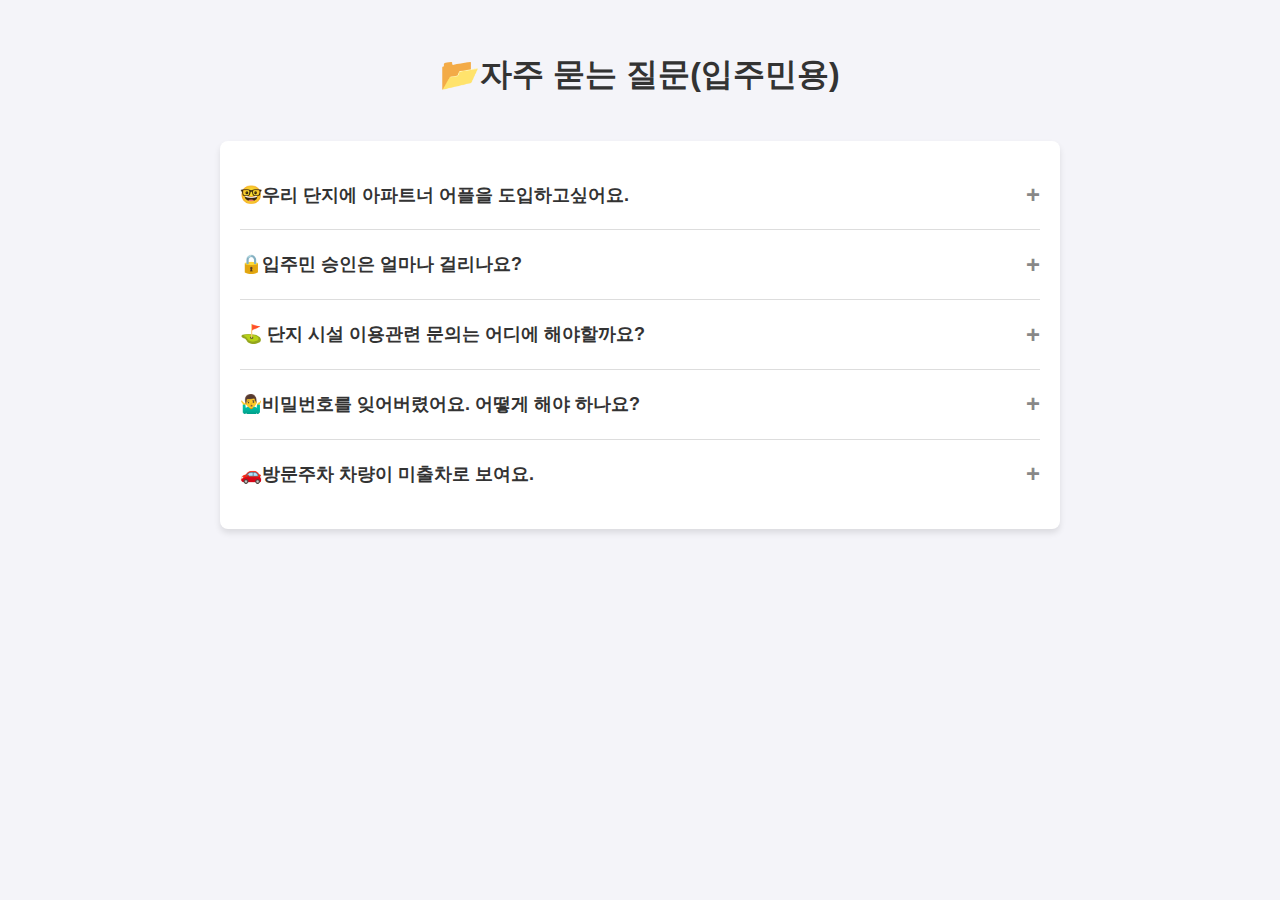
<file: index.html>
<!DOCTYPE html>
<html lang="ko">
<head>
    <meta charset="UTF-8">
    <meta name="viewport" content="width=device-width, initial-scale=1.0">
    <title>📂 자주 묻는 질문 </title>
    <link rel="stylesheet" href="style.css">
</head>
<body>
    <header>
        <h1>📂자주 묻는 질문(입주민용)</h1>
    </header>
    <main class="faq-container">
        <div class="faq-item">
            <h2 class="faq-question">🤓우리 단지에 아파트너 어플을 도입하고싶어요.</h2>
            <div class="faq-answer">
                <p> 아파트너 홈페이지 <a href="https://www.aptner.com/inquiry" target="_blank" rel="noopener noreferrer">[체험문의]</a>에서 정보를 남겨주세요. <br> 
<p>전문 상담사가 영업일기준 1~2일내외로 도입 상담해 드립니다. <br>
            </div>
        </div>
        <div class="faq-item">
            <h2 class="faq-question">🔒입주민 승인은 얼마나 걸리나요?</h2>
            <div class="faq-answer">
                <p>입주민 승인은 단지 관리사무소에서 처리 가능합니다. <br>
<p> 번거로우시겠지만, 현재 거주하고 계신 단지 관리사무소로 승인 문의 부탁드립니다.. </p>
            </div>
        </div>
        <div class="faq-item">
            <h2 class="faq-question">⛳ 단지 시설 이용관련 문의는 어디에 해야할까요? </h2>
            <div class="faq-answer">
                <p> 커뮤니티 시설 이용관련 문의는 단지 내 커뮤니티 시설로 문의 부탁드립니다.</p>
            </div>
        </div>
        <div class="faq-item">
            <h2 class="faq-question">🤷‍♂️비밀번호를 잊어버렸어요. 어떻게 해야 하나요?</h2>
            <div class="faq-answer">
                <p>아파트너 앱에서는 가입 시 입력한 이름, 휴대폰번호 인증을 통해 간단하게 비밀번호 재설정 가능합니다.<br>
                <p> 1. 아이디와 휴대폰번호를 입력한 후 인증번호를 전송합니다. <br>
<p>2. 수신한 인증번호 입력 (인증번호 유효시간은 5분이에요)<br>
<p>3. 비밀번호 입력 및 확인<br>

<p>✅비밀번호는 영문,숫자,특수문자가 모두 포함되어야 하며,<br> <p>입력 조건이 충족되면<br> <p>비밀번호 입력란 하단의 (영문) (숫자) (특수문자) (8-20자 이내) 항목이 파란색으로 변경됩니다.<br>
            </div>
        </div>
<div class="faq-item new-faq">
    <h2 class="faq-question">🚗방문주차 차량이 미출차로 보여요.</h2>
            <div class="faq-answer">
                <p>아파트너의 차량 입출차 내역은 주차관제업체에서 전송된 데이터를 기반으로 제공되고 있어요.<br>

<p>✅ 방문차량 이용 내역에 "미출차"라고 표시된 차량이 확인되시나요?<br>
<p>이는 비정상 미출차 차량으로 출차 시간에 대한 데이터가 존재하지 않아 계속 미출차로 남아 있는 차량을 뜻합니다.<br>

<p>✅ 차량이 출차했지만 미출차로 확인된다면 관리사무소에 내역 확인 및 미출차 데이터 수정을 요청해 주세요.<br>
<p>아파트너는 관리사무소의 입출차 데이터를 임의로 조작(수정/삭제)할 수 없습니다.<br>

<p>✅ 그런데 출차 시간이 존재하지 않는 까닭은 무엇인가요?<br>
<p>1) 순간적인 인터넷 연결 끊어짐으로 인한 데이터 미전송<br>
<p>2) 주차차단기 고장<br>
<p>3) 기후 및 오염으로 인한 차량데이터 미인식(폭우,폭설,낙엽,분진 등)<br>
<p>4) 그 외에 기타 여러가지 원인이 있을 수 있어요.<br>
            </div>
        </div>
       </main>
    <script src="script.js"></script>
</body>
</html>
</file>
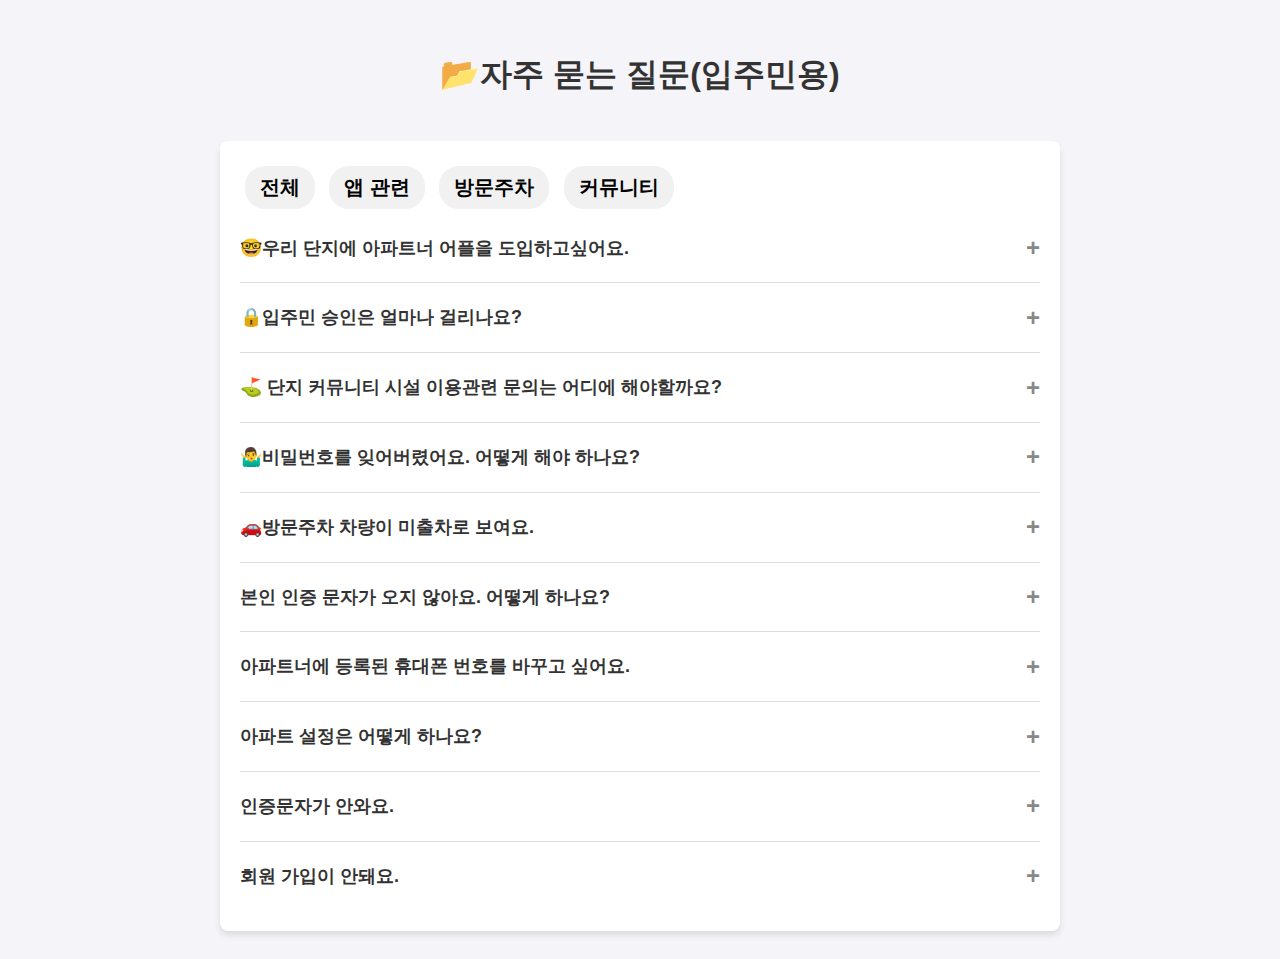
<file: jamie(cus)/index.html>
<!DOCTYPE html>
<html lang="ko">
<head>
    <meta charset="UTF-8">
    <meta name="viewport" content="width=device-width, initial-scale=1.0">
    <title>📂 자주 묻는 질문 </title>
    <link rel="stylesheet" href="style.css">
</head>
<body>
    <header>
        <h1>📂자주 묻는 질문(입주민용)</h1>
    </header>
    <main class="faq-container">
 <div class="faq-categories">
        <button data-category="all">전체</button>
        <button data-category="app">앱 관련</button>
        <button data-category="방문주차">방문주차</button>
        <button data-category="커뮤니티">커뮤니티</button>
    </div>

      <div class="faq-item"data-category="app">
            <h2 class="faq-question">🤓우리 단지에 아파트너 어플을 도입하고싶어요.</h2>
            <div class="faq-answer">
                <p> 아파트너 홈페이지 <a href="https://www.aptner.com/inquiry" target="_blank" rel="noopener noreferrer">[체험문의]</a>에서 정보를 남겨주세요. <br> 
<p>전문 상담사가 영업일기준 1~2일내외로 도입 상담해 드립니다. <br>
            </div>
        </div>
      <div class="faq-item"data-category="app">
            <h2 class="faq-question">🔒입주민 승인은 얼마나 걸리나요?</h2>
            <div class="faq-answer">
                <p>입주민 승인은 단지 관리사무소에서 처리 가능합니다. <br>
<p> 번거로우시겠지만, 현재 거주하고 계신 단지 관리사무소로 승인 문의 부탁드립니다.. </p>
            </div>
        </div>
          <div class="faq-item"data-category="커뮤니티"> 
          <h2 class="faq-question">⛳ 단지 커뮤니티 시설 이용관련 문의는 어디에 해야할까요? </h2>
            <div class="faq-answer">
                <p> 커뮤니티 시설 이용관련 문의는 단지 내 커뮤니티 시설로 문의 부탁드립니다.</p>
            </div>
        </div>
         <div class="faq-item"data-category="app">
            <h2 class="faq-question">🤷‍♂️비밀번호를 잊어버렸어요. 어떻게 해야 하나요?</h2>
            <div class="faq-answer">
                <p>아파트너 앱에서는 가입 시 입력한 이름, 휴대폰번호 인증을 통해 간단하게 비밀번호 재설정 가능합니다.<br>
                <p> 1. 아이디와 휴대폰번호를 입력한 후 인증번호를 전송합니다. <br>
<p>2. 수신한 인증번호 입력 (인증번호 유효시간은 5분이에요)<br>
<p>3. 비밀번호 입력 및 확인<br>

<p>✅비밀번호는 영문,숫자,특수문자가 모두 포함되어야 하며,<br> <p>입력 조건이 충족되면<br> <p>비밀번호 입력란 하단의 (영문) (숫자) (특수문자) (8-20자 이내) 항목이 파란색으로 변경됩니다.<br>
            </div>
        </div>
<div class="faq-item"data-category="방문주차">
    <h2 class="faq-question">🚗방문주차 차량이 미출차로 보여요.</h2>
            <div class="faq-answer">
                <p>아파트너의 차량 입출차 내역은 주차관제업체에서 전송된 데이터를 기반으로 제공되고 있어요.<br>

<p>✅ 방문차량 이용 내역에 "미출차"라고 표시된 차량이 확인되시나요?<br>
<p>이는 비정상 미출차 차량으로 출차 시간에 대한 데이터가 존재하지 않아 계속 미출차로 남아 있는 차량을 뜻합니다.<br>

<p>✅ 차량이 출차했지만 미출차로 확인된다면 관리사무소에 내역 확인 및 미출차 데이터 수정을 요청해 주세요.<br>
<p>아파트너는 관리사무소의 입출차 데이터를 임의로 조작(수정/삭제)할 수 없습니다.<br>

<p>✅ 그런데 출차 시간이 존재하지 않는 까닭은 무엇인가요?<br>
<p>1) 순간적인 인터넷 연결 끊어짐으로 인한 데이터 미전송<br>
<p>2) 주차차단기 고장<br>
<p>3) 기후 및 오염으로 인한 차량데이터 미인식(폭우,폭설,낙엽,분진 등)<br>
<p>4) 그 외에 기타 여러가지 원인이 있을 수 있어요.<br>
            </div>
        </div>
<div class="faq-item"data-category="app">
    <h2 class="faq-question"> 본인 인증 문자가 오지 않아요. 어떻게 하나요?</h2>
            <div class="faq-answer">
                <p>안녕하세요! 아파트너 입니다.<br>

 <p>본인인증 문자가 오지 않았다면 아래와 같이 처리할 수 있습니다.<br>

 <p>1. 등록한 휴대폰번호가 올바르지 않은 경우, 정확히 다시 입력해주세요.<br>
    <p>국가번호를 제외하고 <b>010-0000-0000</b> 형식으로 입력을 해야 합니다. <br>
 <p>2. 통신사 사정에 따라 인증번호가 전송되는 시간이 지연될 수 있습니다. 만약 하루가 지나도 인증번호가 도착하지 않을 경우 고객센터를 통해 문의해주세요.<br>
            </div>
        </div>

<div class="faq-item"data-category="app">
    <h2 class="faq-question"> 아파트너에 등록된 휴대폰 번호를 바꾸고 싶어요.</h2>
            <div class="faq-answer">
                <p>안녕하세요! 아파트너 입니다.<br>

 <p>아파트너에 가입 시 등록한 휴대폰 번호는 수정이 가능하며.<br> <p>아파트너에 로그인한 상태에서 설정 > 내정보수정 > 휴대폰번호 메뉴에서<br>
 <p> 본인인증을 통해 휴대폰번호를 변경할 수 있습니다.<br>
            </div>
        </div>

<div class="faq-item"data-category="app">
    <h2 class="faq-question"> 아파트 설정은 어떻게 하나요?</h2>
            <div class="faq-answer">
                <p>안녕하세요! 아파트너 입니다.<br>

 <p>아파트너에서 아파트를 설정하려면 회원가입시 가입 과정 중에 설정이 가능하고<br> <p>로그인 후에는 아파트 설정 메뉴를 통해 소유하고 있는 아파트 중<br> 
<p>아파트너 계약 단지의 경우 추가로 검색하여 아파트 설정을 변경할 수 있습니다. <br><p>아파트 설정시 해당 아파트의 정책에 따라 입주자 표기가 상이할 수 있습니다. <br> 
            </div>
        </div>
<div class="faq-item"data-category="app">
    <h2 class="faq-question"> 인증문자가 안와요. </h2>
            <div class="faq-answer">
                <p>안녕하세요! 아파트너 입니다.<br>

 <p>회원 가입 시 본인 확인을 위한 인증 문자가 오지 않는다면<br>   <p>아래 번호가 차단되었거나 스팸번호로 등록되어 있는지,<br>  <p>또는 인증 문자가 스팸 메시지함에 보관되어 있는지 확인해 주세요.<br>
  <p>[1600-3123]<br>
 <p>[02-708-1000]<br>
 <p>[02-708-1007]<br>
            </div>
        </div>
<div class="faq-item"data-category="app">
    <h2 class="faq-question"> 회원 가입이 안돼요.</h2>
            <div class="faq-answer">
                <p>안녕하세요! 아파트너 입니다.<br>

 <p>휴대폰 인증 후 아파트너 계정 만들기에서 다음 버튼이 활성화 되지 않는다면 가입 조건을 모두 충족했는지 확인해 주세요.<br>


 <p>✅아래 내용을 확인해 주세요!<br>

 <p>1. 아이디 : 입력 후 중복 확인<br>

 <p><b>(영문/숫자) (4-10자이내) (중복체크)</b> 항목이 모두 <b>하늘색</b>으로 변경되었는지 확인<br>

 <p>2. 비밀번호<br>

 <p><b>(영문) (숫자) (특수문자) (8-20자이내)</b> 항목이 모두 하늘색으로 변경되었는지 확인<br>

 <p>3. 비밀번호 확인 : 동일한 비밀번호 재입력<br>

 <p><b>(비밀번호 일치)</b> 항목이 하늘색으로 변경되었는지 확인<br>

 <p>괄호안의 항목이 모두 하늘색으로 변경되어 가입 조건을 충족하면 하단의 다음 버튼이 활성화 되어 가입을 완료할 수 있어요. <br>
            </div>
        </div>
       </main>
    <script src="script.js"></script>
</body>
</html>
</file>
<file: style.css>
body {
    font-family: -apple-system, BlinkMacSystemFont, 'Segoe UI', Roboto, Helvetica, Arial, sans-serif;
    line-height: 1.6;
    background-color: #f4f4f9;
    color: #333;
    padding: 20px;
}
header {
    text-align: center;
    margin-bottom: 40px;
}
.faq-container {
    max-width: 800px;
    margin: 0 auto;
    background-color: #fff;
    border-radius: 8px;
    box-shadow: 0 4px 6px rgba(0, 0, 0, 0.1);
    padding: 20px;
}
.faq-item {
    border-bottom: 1px solid #ddd;
    padding: 20px 0;
    cursor: pointer;
}
.faq-item:last-child {
    border-bottom: none;
}
.faq-question {
    font-size: 18px;
    font-weight: bold;
    margin: 0;
    position: relative;
    padding-right: 30px;
    /* Plus/Minus 아이콘을 위한 공간 확보 */
}
.faq-question::after {
    content: '+';
    position: absolute;
    right: 0;
    top: 50%;
    transform: translateY(-50%);
    font-size: 24px;
    color: #888;
    transition: transform 0.3s ease;
}
.faq-item.active .faq-question::after {
    content: '-';
}
.faq-answer {
    max-height: 0;
    overflow: hidden;
    transition: max-height 0.3s ease-out;
    /* 부드러운 펼침 효과 */
    padding-top: 0;
}
.faq-item.active .faq-answer {
    max-height: 500px;
    /* 충분히 큰 값으로 설정 */
    padding-top: 15px;
}
.faq-categories button {
    margin: 5px;
    padding: 8px 15px;
    border: none;
    border-radius: 20px;
    background-color: #f1f1f1;
    cursor: pointer;
    transition: 0.3s;
    font-size: 20px;       /* 글자 크기를 키웁니다 */
    font-weight: bold;   /* 글자를 굵게 만듭니다 */
}
</file>
<file: jamie(cus)/style.css>
body {
    font-family: -apple-system, BlinkMacSystemFont, 'Segoe UI', Roboto, Helvetica, Arial, sans-serif;
    line-height: 1.6;
    background-color: #f4f4f9;
    color: #333;
    padding: 20px;
}
header {
    text-align: center;
    margin-bottom: 40px;
}
.faq-container {
    max-width: 800px;
    margin: 0 auto;
    background-color: #fff;
    border-radius: 8px;
    box-shadow: 0 4px 6px rgba(0, 0, 0, 0.1);
    padding: 20px;
}
.faq-item {
    border-bottom: 1px solid #ddd;
    padding: 20px 0;
    cursor: pointer;
}
.faq-item:last-child {
    border-bottom: none;
}
.faq-question {
    font-size: 18px;
    font-weight: bold;
    margin: 0;
    position: relative;
    padding-right: 30px;
    /* Plus/Minus 아이콘을 위한 공간 확보 */
}
.faq-question::after {
    content: '+';
    position: absolute;
    right: 0;
    top: 50%;
    transform: translateY(-50%);
    font-size: 24px;
    color: #888;
    transition: transform 0.3s ease;
}
.faq-item.active .faq-question::after {
    content: '-';
}
.faq-answer {
    max-height: 0;
    overflow: hidden;
    transition: max-height 0.3s ease-out;
    /* 부드러운 펼침 효과 */
    padding-top: 0;
}
.faq-item.active .faq-answer {
    max-height: 500px;
    /* 충분히 큰 값으로 설정 */
    padding-top: 15px;
}
.faq-categories button {
    margin: 5px;
    padding: 8px 15px;
    border: none;
    border-radius: 20px;
    background-color: #f1f1f1;
    cursor: pointer;
    transition: 0.3s;
    font-size: 20px;       /* 글자 크기를 키웁니다 */
    font-weight: bold;   /* 글자를 굵게 만듭니다 */
}
</file>
